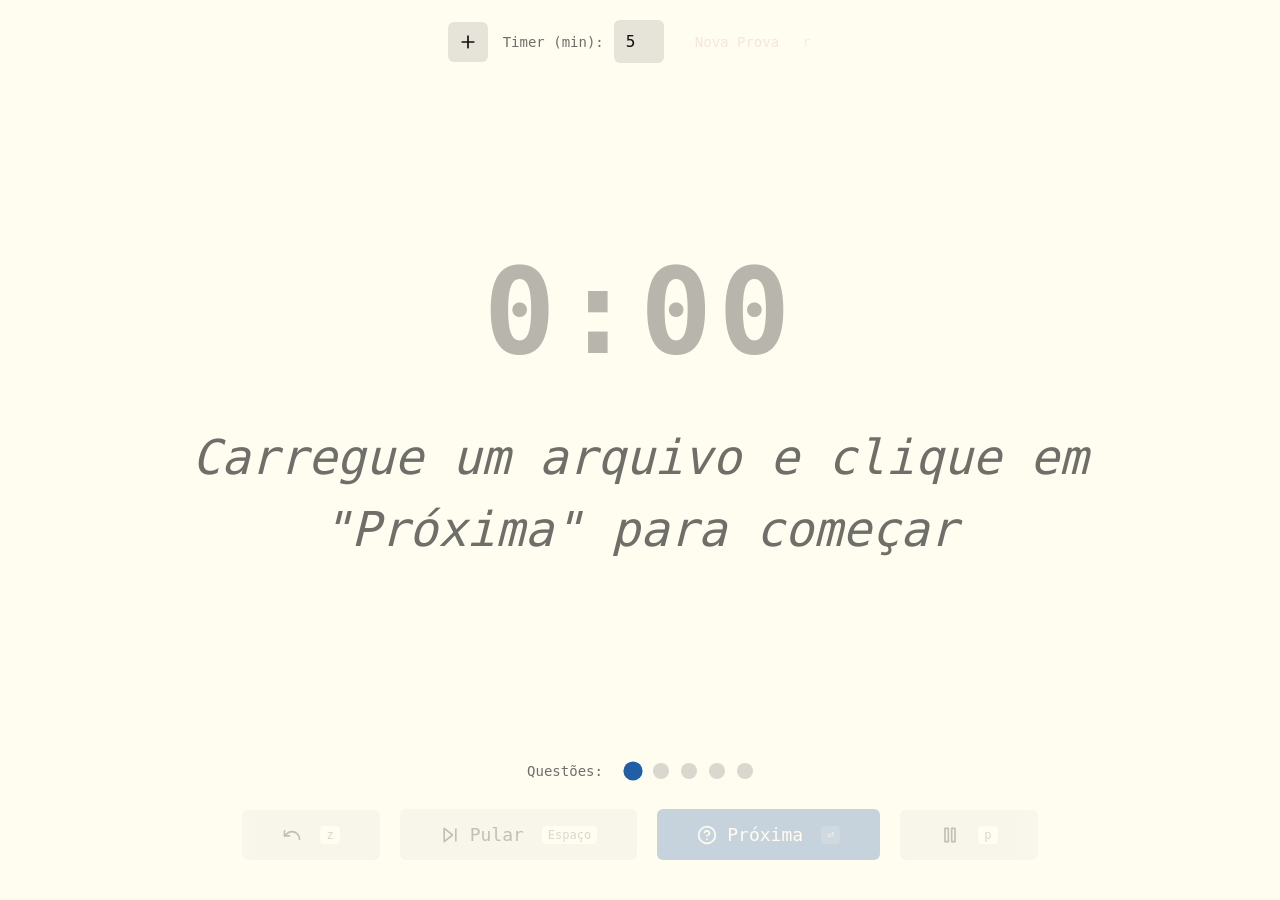
<file: index.html>
<!DOCTYPE html>
<html lang="pt-BR">
<head>
    <meta charset="UTF-8">
    <meta name="viewport" content="width=device-width, initial-scale=1.0">
    <title>Prova Oral</title>
    <link rel="stylesheet" href="styles.css">
</head>
<body>
    <div class="header">
        <div class="header-controls">
            <label for="fileInput" class="file-label" id="fileLabel">
                <svg class="icon" viewBox="0 0 24 24">
                    <path d="M12 5v14M5 12h14"/>
                </svg>
            </label>
            <input type="file" id="fileInput" accept=".md,.txt" multiple>
            <div class="settings" id="settings">
                <label for="timerMinutes">Timer (min):</label>
                <input type="number" id="timerMinutes" value="5" min="1" max="60">
            </div>
            <div class="recording-indicator" id="recordingIndicator">
                <div class="recording-dot"></div>
                <span>Gravando áudio</span>
            </div>
            <button class="reset-button" id="resetButton">Nova Prova<span class="keyboard-hint">r</span></button>
        </div>
    </div>

    <div class="main-content">
        <div class="timer normal dimmed" id="timer">0:00</div>
        <div class="question placeholder" id="question">Carregue um arquivo e clique em "Próxima" para começar</div>
    </div>

    <div class="bottom-controls">
        <div class="progress-indicator">
            <span class="progress-label">Questões:</span>
            <div class="progress-dot" id="dot1"></div>
            <div class="progress-dot" id="dot2"></div>
            <div class="progress-dot" id="dot3"></div>
            <div class="progress-dot" id="dot4"></div>
            <div class="progress-dot" id="dot5"></div>
        </div>
        
        <button id="undoButton" disabled>
            <svg class="icon" viewBox="0 0 24 24">
                <path d="M3 7v6h6"/>
                <path d="M21 17a9 9 0 00-9-9 9 9 0 00-6 2.3L3 13"/>
            </svg>
            <span class="keyboard-hint">z</span>
        </button>

        <button id="skipButton" disabled>
            <svg class="icon" viewBox="0 0 24 24">
                <path d="M5 4l10 8-10 8V4z"/>
                <line x1="19" y1="5" x2="19" y2="19"/>
            </svg>
            Pular<span class="keyboard-hint">Espaço</span>
        </button>

        <button id="drawButton" disabled>
            <svg class="icon" viewBox="0 0 24 24">
                <circle cx="12" cy="12" r="10"/>
                <path d="M9.09 9a3 3 0 0 1 5.83 1c0 2-3 3-3 3"/>
                <line x1="12" y1="17" x2="12.01" y2="17"/>
            </svg>
            Próxima<span class="keyboard-hint">⏎</span>
        </button>
        
        <button id="pauseButton" disabled>
            <svg class="icon" viewBox="0 0 24 24">
                <rect x="6" y="4" width="4" height="16"/>
                <rect x="14" y="4" width="4" height="16"/>
            </svg>
            <span class="keyboard-hint">p</span>
        </button>
    </div>

    <div class="drop-overlay" id="dropOverlay">
        <div class="drop-message">Solte os arquivos .md aqui</div>
    </div>

    <script src="script.js"></script>
</body>
</html>
</file>
<file: styles.css>
/* Flexoki (https://stephango.com/flexoki), tema segue o sistema */
:root {
    color-scheme: light dark;
    --bg: #FFFCF0;
    --bg-2: #F2F0E5;
    --ui: #E6E4D9;
    --ui-2: #DAD8CE;
    --ui-3: #CECDC3;
    --tx: #100F0F;
    --tx-2: #6F6E69;
    --tx-3: #B7B5AC;
    --red: #AF3029;
    --orange: #BC5215;
    --green: #66800B;
    --blue: #205EA6;
    --blue-hover: #1A4F8C;
    --on-accent: #FFFCF0;
    --on-accent-hint: rgba(255, 252, 240, 0.15);
    --overlay: rgba(255, 252, 240, 0.9);
}

@media (prefers-color-scheme: dark) {
    :root {
        --bg: #100F0F;
        --bg-2: #1C1B1A;
        --ui: #282726;
        --ui-2: #343331;
        --ui-3: #403E3C;
        --tx: #CECDC3;
        --tx-2: #878580;
        --tx-3: #575653;
        --red: #D14D41;
        --orange: #DA702C;
        --green: #879A39;
        --blue: #4385BE;
        --blue-hover: #66A0C8;
        --on-accent: #100F0F;
        --on-accent-hint: rgba(16, 15, 15, 0.15);
        --overlay: rgba(16, 15, 15, 0.9);
    }
}

* {
    margin: 0;
    padding: 0;
    box-sizing: border-box;
}

body {
    font-family: 'SF Mono', 'Monaco', 'Inconsolata', 'Fira Code', monospace;
    background: var(--bg);
    color: var(--tx);
    height: 100vh;
    overflow: hidden;
    display: flex;
    flex-direction: column;
}

.header {
    padding: 20px;
    display: flex;
    justify-content: center;
    align-items: center;
    gap: 15px;
}

.header-controls {
    display: flex;
    align-items: center;
    gap: 15px;
}

.reset-button {
    background: transparent;
    color: var(--red);
    border: none;
    padding: 8px 16px;
    font-size: 14px;
    border-radius: 6px;
    cursor: pointer;
    font-family: inherit;
    transition: background 0.2s, color 0.2s, opacity 0.3s;
}

.reset-button:hover {
    background: var(--red);
    color: var(--on-accent);
}

.reset-button.dimmed {
    opacity: 0.1;
    pointer-events: none;
    cursor: not-allowed;
}

.reset-button.dimmed:hover {
    background: transparent;
    color: var(--red);
}

input[type="file"] {
    display: none;
}

.file-label {
    background: var(--ui);
    color: var(--tx);
    border: none;
    padding: 10px;
    font-size: 16px;
    border-radius: 6px;
    cursor: pointer;
    font-family: inherit;
    transition: background 0.2s, opacity 0.3s;
    display: inline-flex;
    align-items: center;
    justify-content: center;
}

.file-label:hover {
    background: var(--ui-2);
}

.file-label.dimmed {
    opacity: 0.1;
    transition: opacity 0.3s;
}

.file-label.dimmed:hover {
    opacity: 1;
}

.drop-overlay {
    position: fixed;
    inset: 0;
    display: flex;
    align-items: center;
    justify-content: center;
    background: var(--overlay);
    opacity: 0;
    pointer-events: none;
    transition: opacity 0.2s;
    z-index: 100;
}

.drop-overlay.visible {
    opacity: 1;
}

.drop-message {
    padding: 40px 60px;
    border: 2px dashed var(--tx-2);
    border-radius: 6px;
    font-size: 20px;
    color: var(--tx);
    background: var(--bg-2);
}

.main-content {
    flex: 1;
    display: flex;
    flex-direction: column;
    justify-content: center;
    align-items: center;
    padding: 40px;
    gap: 40px;
}

.timer {
    font-size: clamp(48px, 10vw, 120px);
    font-weight: bold;
    transition: color 0.3s, opacity 0.3s;
    letter-spacing: 0.05em;
}

.timer.normal {
    color: var(--green);
}

.timer.warning {
    color: var(--orange);
}

.timer.danger {
    color: var(--red);
}

.timer.hidden {
    display: none;
}

.timer.dimmed {
    color: var(--tx-3);
}

.question {
    font-size: clamp(24px, 4vw, 48px);
    text-align: center;
    max-width: 90%;
    line-height: 1.5;
    color: var(--tx);
    max-height: 60vh;
    overflow-y: auto;
    -webkit-overflow-scrolling: touch;
}

.bottom-controls {
    padding: 40px;
    display: flex;
    flex-wrap: wrap;
    justify-content: center;
    align-items: center;
    gap: 20px;
    padding-bottom: calc(40px + env(safe-area-inset-bottom));
}

button {
    background: var(--ui);
    color: var(--tx);
    border: none;
    padding: 15px 40px;
    font-size: 18px;
    border-radius: 6px;
    cursor: pointer;
    font-family: inherit;
    transition: background 0.2s, opacity 0.3s;
    display: flex;
    align-items: center;
    gap: 10px;
}

button:hover {
    background: var(--ui-2);
}

button:active {
    background: var(--ui-3);
}

button:disabled {
    opacity: 0.25;
    cursor: not-allowed;
}

button:disabled:hover {
    background: var(--ui);
}

#drawButton {
    background: var(--blue);
    color: var(--on-accent);
}

#drawButton:hover,
#drawButton:active {
    background: var(--blue-hover);
}

#drawButton:disabled:hover {
    background: var(--blue);
}

#drawButton .keyboard-hint {
    background: var(--on-accent-hint);
    color: var(--on-accent);
}

.icon {
    width: 20px;
    height: 20px;
    fill: none;
    stroke: currentColor;
    stroke-width: 2;
    stroke-linecap: round;
    stroke-linejoin: round;
}

.keyboard-hint {
    display: inline-block;
    margin-left: 8px;
    padding: 2px 6px;
    background: var(--bg);
    border: none;
    border-radius: 4px;
    font-size: 12px;
    font-family: monospace;
    color: var(--tx-2);
}

.recording-indicator {
    display: none;
    align-items: center;
    gap: 8px;
    padding: 8px 16px;
    background: var(--bg-2);
    color: var(--red);
    border: none;
    border-radius: 6px;
    font-size: 14px;
}

.recording-indicator.active {
    display: flex;
}

.recording-dot {
    width: 10px;
    height: 10px;
    background: var(--red);
    border-radius: 50%;
    animation: pulse 1.5s ease-in-out infinite;
}

@keyframes pulse {
    0%, 100% { opacity: 1; }
    50% { opacity: 0.3; }
}

.settings {
    display: flex;
    gap: 10px;
    align-items: center;
    transition: opacity 0.3s;
}

.settings.hidden {
    display: none;
}

input[type="number"] {
    background: var(--ui);
    color: var(--tx);
    border: 2px solid transparent;
    padding: 10px;
    width: 50px;
    font-size: 16px;
    border-radius: 6px;
    font-family: inherit;
}

input[type="number"]:focus {
    outline: none;
    border-color: var(--blue);
}

.placeholder {
    color: var(--tx-2);
    font-style: italic;
}

.exam-chooser {
    display: flex;
    flex-direction: column;
    align-items: stretch;
    gap: 15px;
    min-width: min(400px, 100%);
}

.exam-chooser-title {
    font-size: 18px;
    color: var(--tx-2);
    margin-bottom: 10px;
}

.exam-option {
    justify-content: space-between;
    font-size: 20px;
    padding: 20px 30px;
}

.summary-list {
    list-style: none;
    padding: 0;
    max-width: 100%;
    text-align: left;
    max-height: 60vh;
    overflow-y: auto;
    -webkit-overflow-scrolling: touch;
}

.summary-list li {
    margin-bottom: 30px;
    font-size: clamp(18px, 3vw, 32px);
    line-height: 1.6;
    padding-left: 40px;
    position: relative;
}

.summary-list li::before {
    content: attr(data-number);
    position: absolute;
    left: 0;
    font-weight: bold;
    color: var(--blue);
}

.summary-list li.skipped {
    color: var(--tx-2);
    opacity: 0.6;
}

.summary-list li.skipped::before {
    color: var(--orange);
}

label {
    font-size: 14px;
    color: var(--tx-2);
}

.progress-indicator {
    display: flex;
    gap: 12px;
    align-items: center;
    position: relative;
    left: auto;
    right: auto;
    order: -1;
    width: 100%;
    justify-content: center;
    margin-bottom: 10px;
}

@media (orientation: portrait) {
    .bottom-controls {
        padding-left: 20px;
        padding-right: 20px;
    }
}

@media (orientation: landscape) {
    .bottom-controls {
        flex-wrap: wrap;
        padding-left: 40px;
        padding-right: 40px;
    }
}

.progress-dot {
    width: 16px;
    height: 16px;
    border-radius: 50%;
    background: var(--ui-2);
    transition: background 0.3s, transform 0.3s;
}

.progress-dot.completed {
    background: var(--green);
}

.progress-dot.skipped {
    background: var(--orange);
}

.progress-dot.current {
    background: var(--blue);
    transform: scale(1.2);
}

.progress-label {
    font-size: 14px;
    color: var(--tx-2);
    margin-right: 10px;
}
</file>
